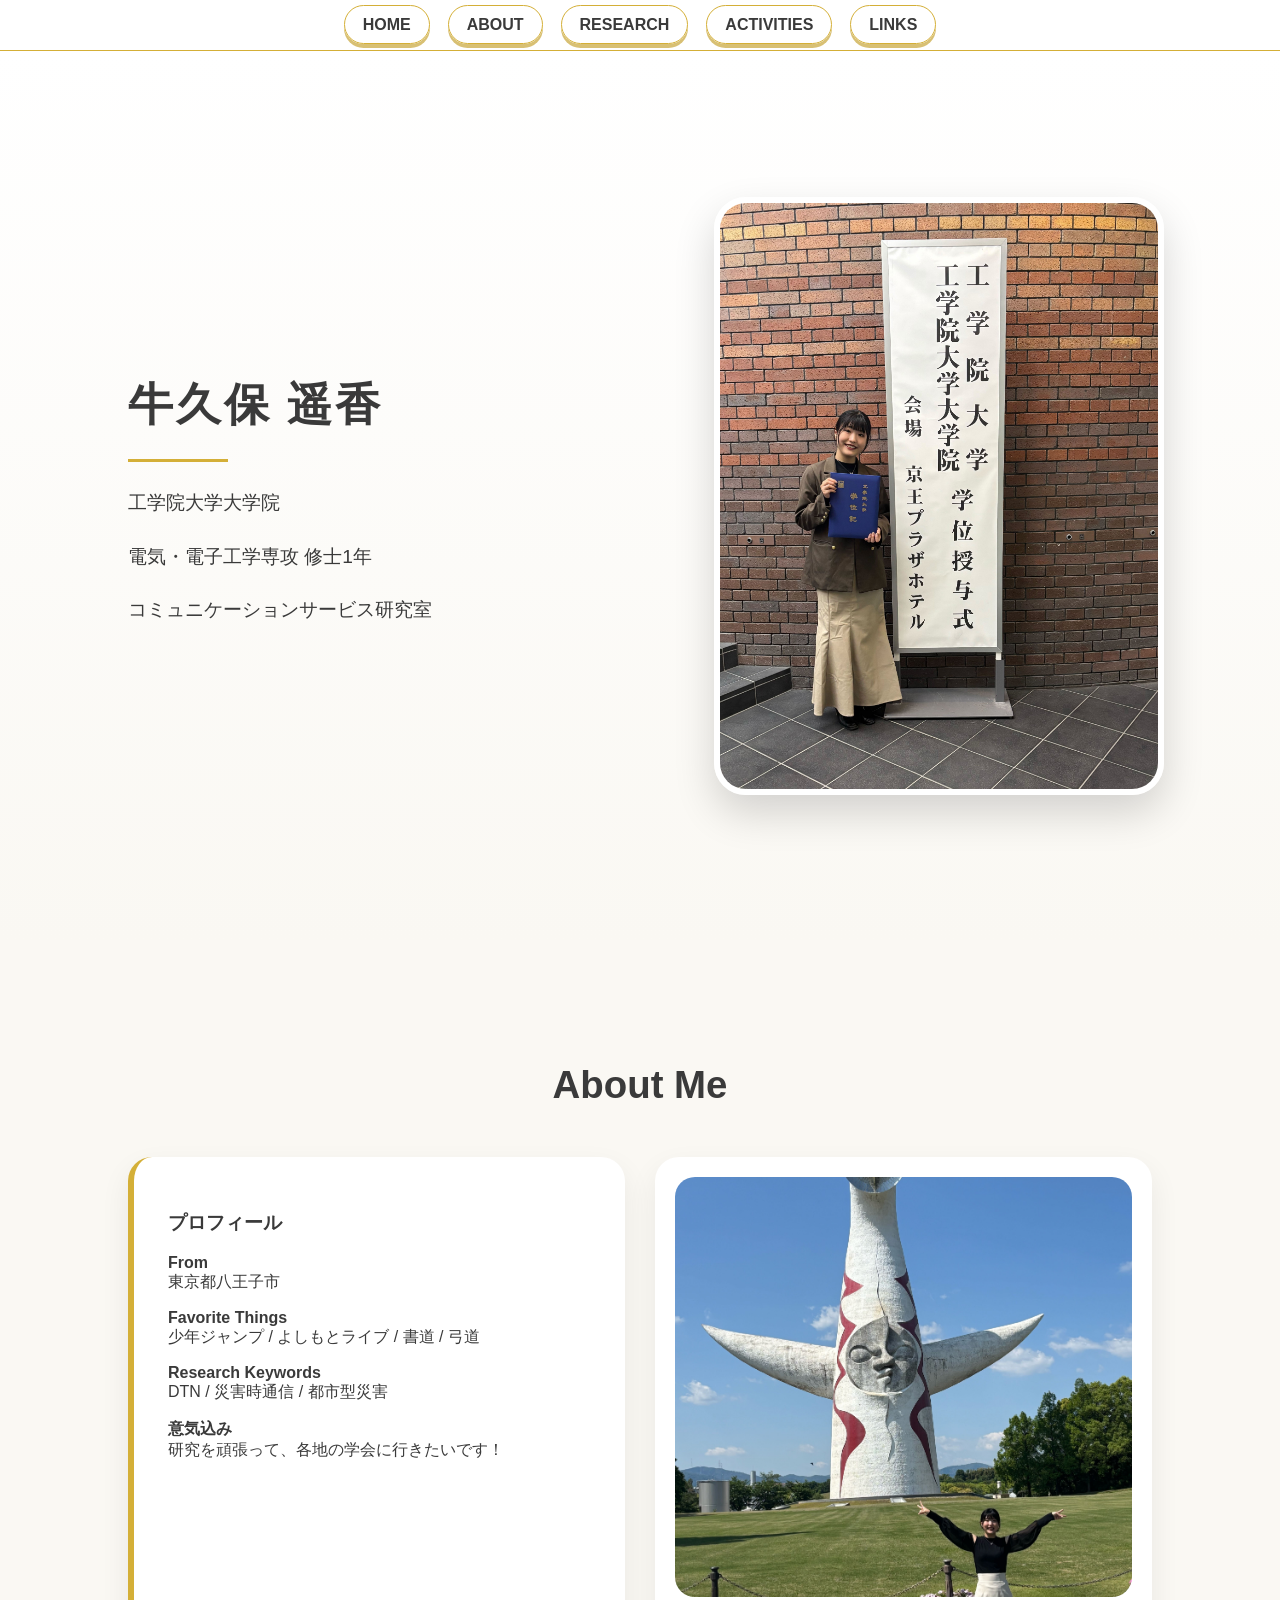
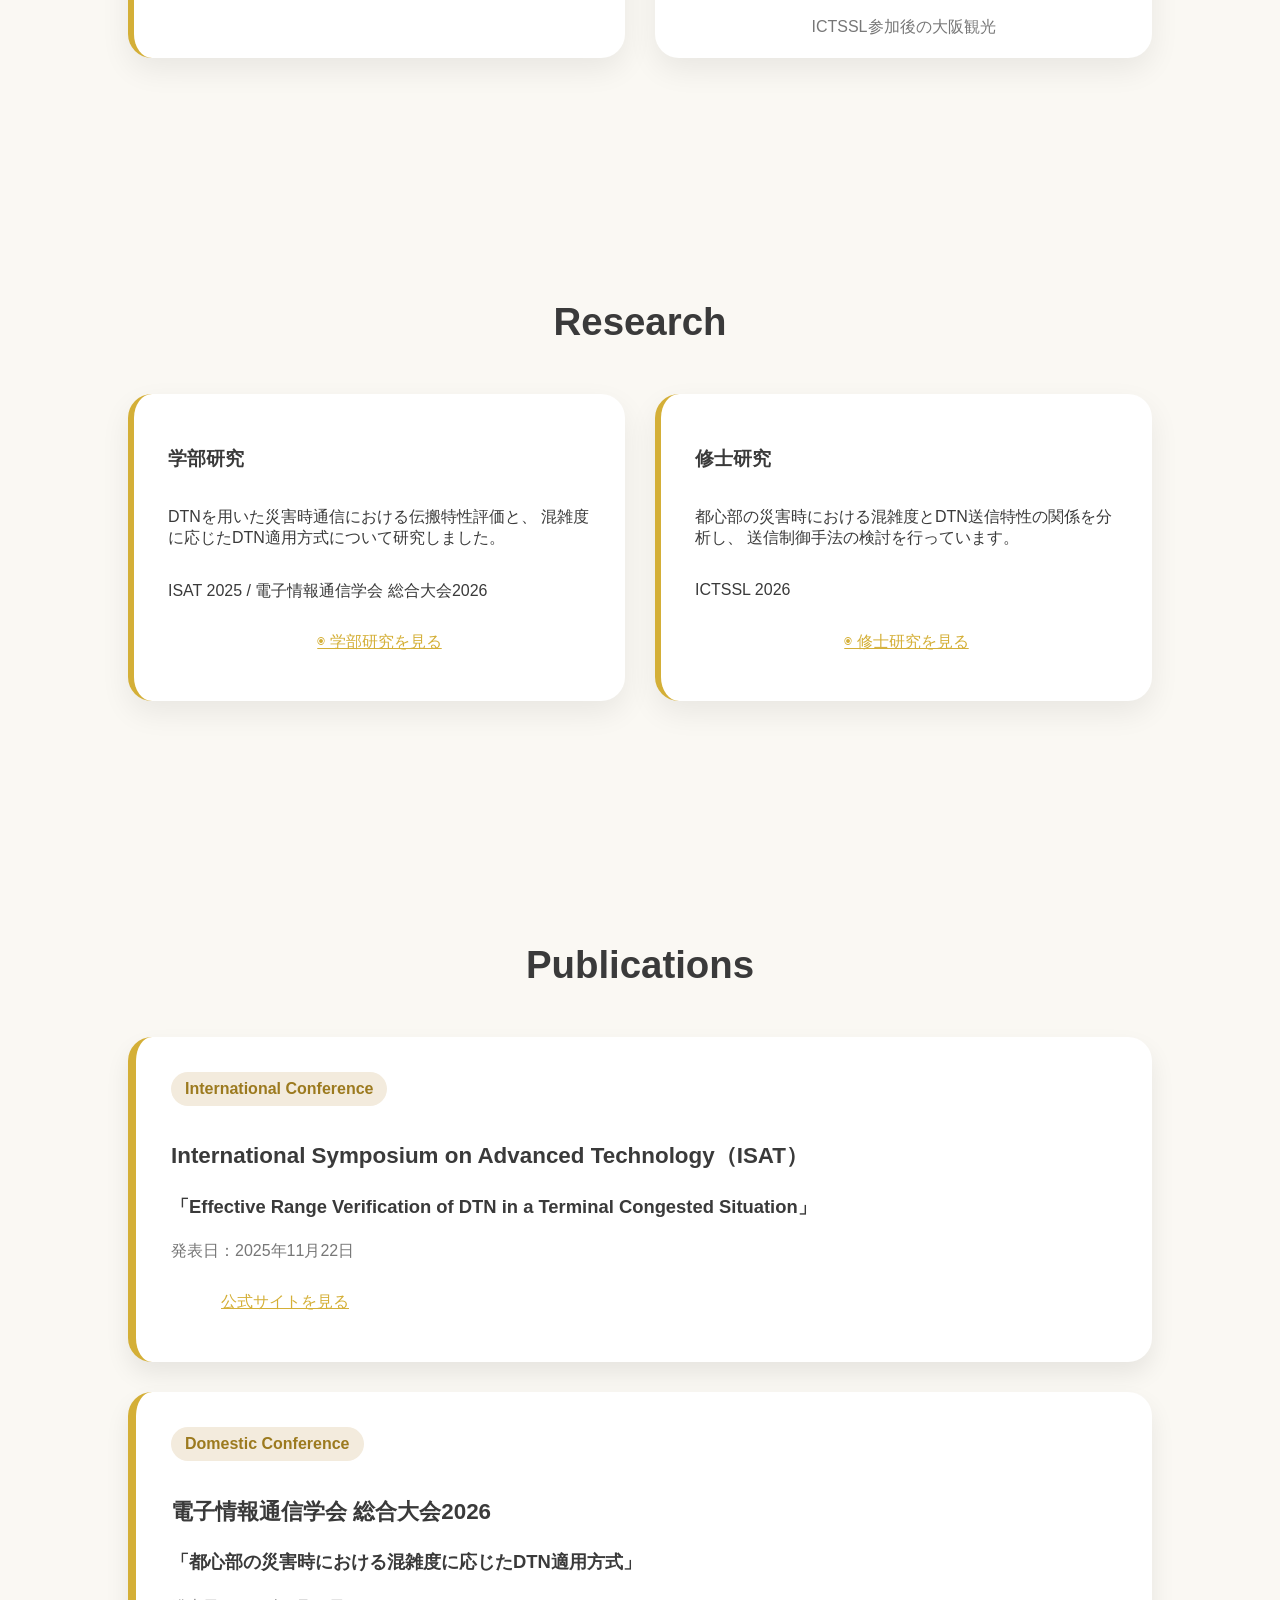
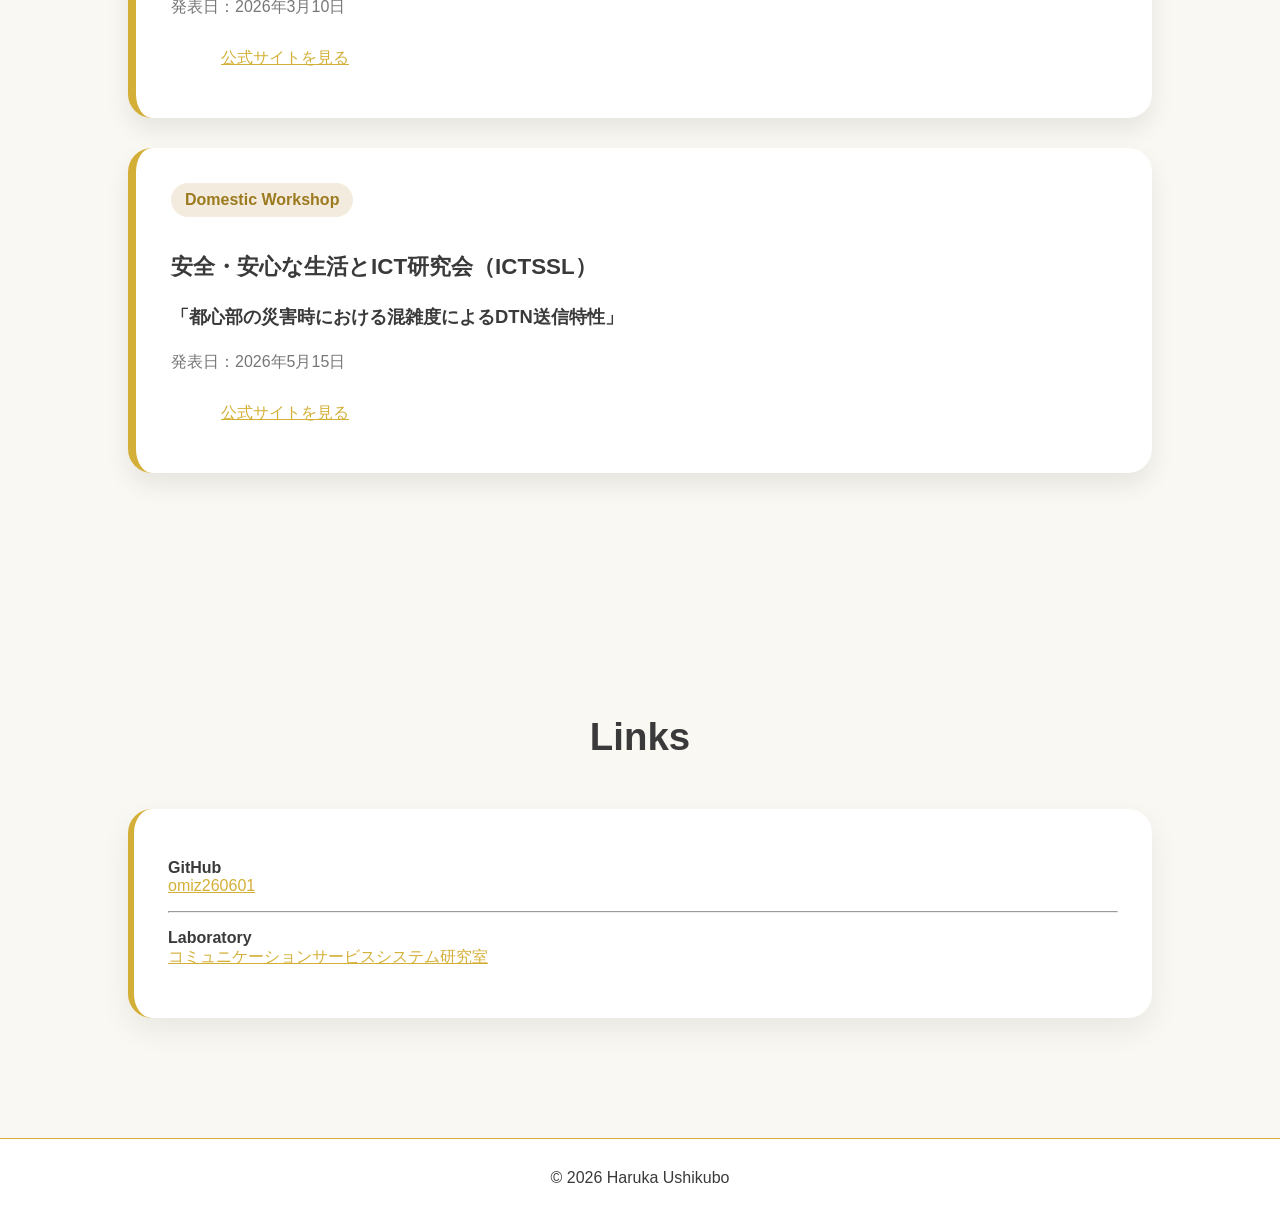
<file: index.html>
<!DOCTYPE html>
<html lang="ja">
<head>
  <meta charset="UTF-8">
  <title>牛久保遥香 | Portfolio</title>
  <link rel="stylesheet" href="style.css">
</head>

<body>

<nav>
  <ul>
    <li><a href="#home">HOME</a></li>
    <li><a href="#about">ABOUT</a></li>
    <li><a href="#research">RESEARCH</a></li>
    <li><a href="#activities">ACTIVITIES</a></li>
    <li><a href="#links">LINKS</a></li>
  </ul>
</nav>

<header id="home" class="hero">
  <div class="hero-text">
    <h1>牛久保 遥香</h1>
    <p>工学院大学大学院</p>
    <p>電気・電子工学専攻 修士1年</p>
    <p>コミュニケーションサービス研究室</p>
    
  </div>

  <img src="images/profile.jpg" alt="牛久保遥香のプロフィール写真" class="hero-photo">
</header>

<section id="about">
  <h2>About Me</h2>

  <div class="about-grid">
    <div class="card">
      <h3>プロフィール</h3>

      <p><strong>From</strong><br>東京都八王子市</p>

      <p><strong>Favorite Things</strong><br>
        少年ジャンプ / よしもとライブ / 書道 / 弓道
      </p>

      <p><strong>Research Keywords</strong><br>
        DTN / 災害時通信 / 都市型災害 
      </p>
      <p><strong>意気込み</strong><br>
        研究を頑張って、各地の学会に行きたいです！
      </p>
    </div>

    <div class="card image-card">
      <img src="images/osaka.jpg" alt="ICTSSL参加後の大阪観光写真">
      <p class="caption">ICTSSL参加後の大阪観光</p>
    </div>
  </div>
</section>

<section id="research">
  <h2>Research</h2>

  <div class="research-grid">
    <div class="card">
      <h3>学部研究</h3>
      <p>
        DTNを用いた災害時通信における伝搬特性評価と、
        混雑度に応じたDTN適用方式について研究しました。
      </p>
      <p>ISAT 2025 / 電子情報通信学会 総合大会2026</p>
      <a class="gold-button" href="research/bachelor.html">◉ 学部研究を見る</a>
    </div>

    <div class="card">
      <h3>修士研究</h3>
      <p>
        都心部の災害時における混雑度とDTN送信特性の関係を分析し、
        送信制御手法の検討を行っています。
      </p>
      <p>ICTSSL 2026<br>
      </p>
      <a class="gold-button" href="research/master.html">◉ 修士研究を見る</a>
    </div>
  </div>
</section>

<section id="activities">
  <h2>Publications</h2>

  <div class="publication-card">
    <span class="tag">International Conference</span>
    <h3>International Symposium on Advanced Technology（ISAT）</h3>
    <p class="theme">「Effective Range Verification of DTN in a Terminal Congested Situation」</p>
    <p class="date">発表日：2025年11月22日</p>
    <a class="gold-button" href="https://www.kogakuin.ac.jp/isat/" target="_blank">
      公式サイトを見る
    </a>
  </div>

  <div class="publication-card">
    <span class="tag">Domestic Conference</span>
    <h3>電子情報通信学会 総合大会2026</h3>
    <p class="theme">「都心部の災害時における混雑度に応じたDTN適用方式」</p>
    <p class="date">発表日：2026年3月10日</p>
    <a class="gold-button" href="https://pub.confit.atlas.jp/ja/event/general2026" target="_blank">
      公式サイトを見る
    </a>
  </div>

  <div class="publication-card">
    <span class="tag">Domestic Workshop</span>
    <h3>安全・安心な生活とICT研究会（ICTSSL）</h3>
    <p class="theme">「都心部の災害時における混雑度によるDTN送信特性」</p>
    <p class="date">発表日：2026年5月15日</p>
    <a class="gold-button" href="https://ken.ieice.org/ken/program/index.php?tgid=IEICE-ICTSSL" target="_blank">
      公式サイトを見る
    </a>
  </div>
</section>

<section id="links">
  <h2>Links</h2>

  <div class="card">

    <p>
      <strong>GitHub</strong><br>
      <a href="https://omiz260601.github.io" target="_blank">
        omiz260601
      </a>
    </p>

    <hr>

    <p>
      <strong>Laboratory</strong><br>
      <a href="https://www.mizunolab.net/index.html" target="_blank">
        コミュニケーションサービスシステム研究室
      </a>
    </p>

  </div>
</section>

<footer>
  © 2026 Haruka Ushikubo
</footer>

</body>
</html>
</file>
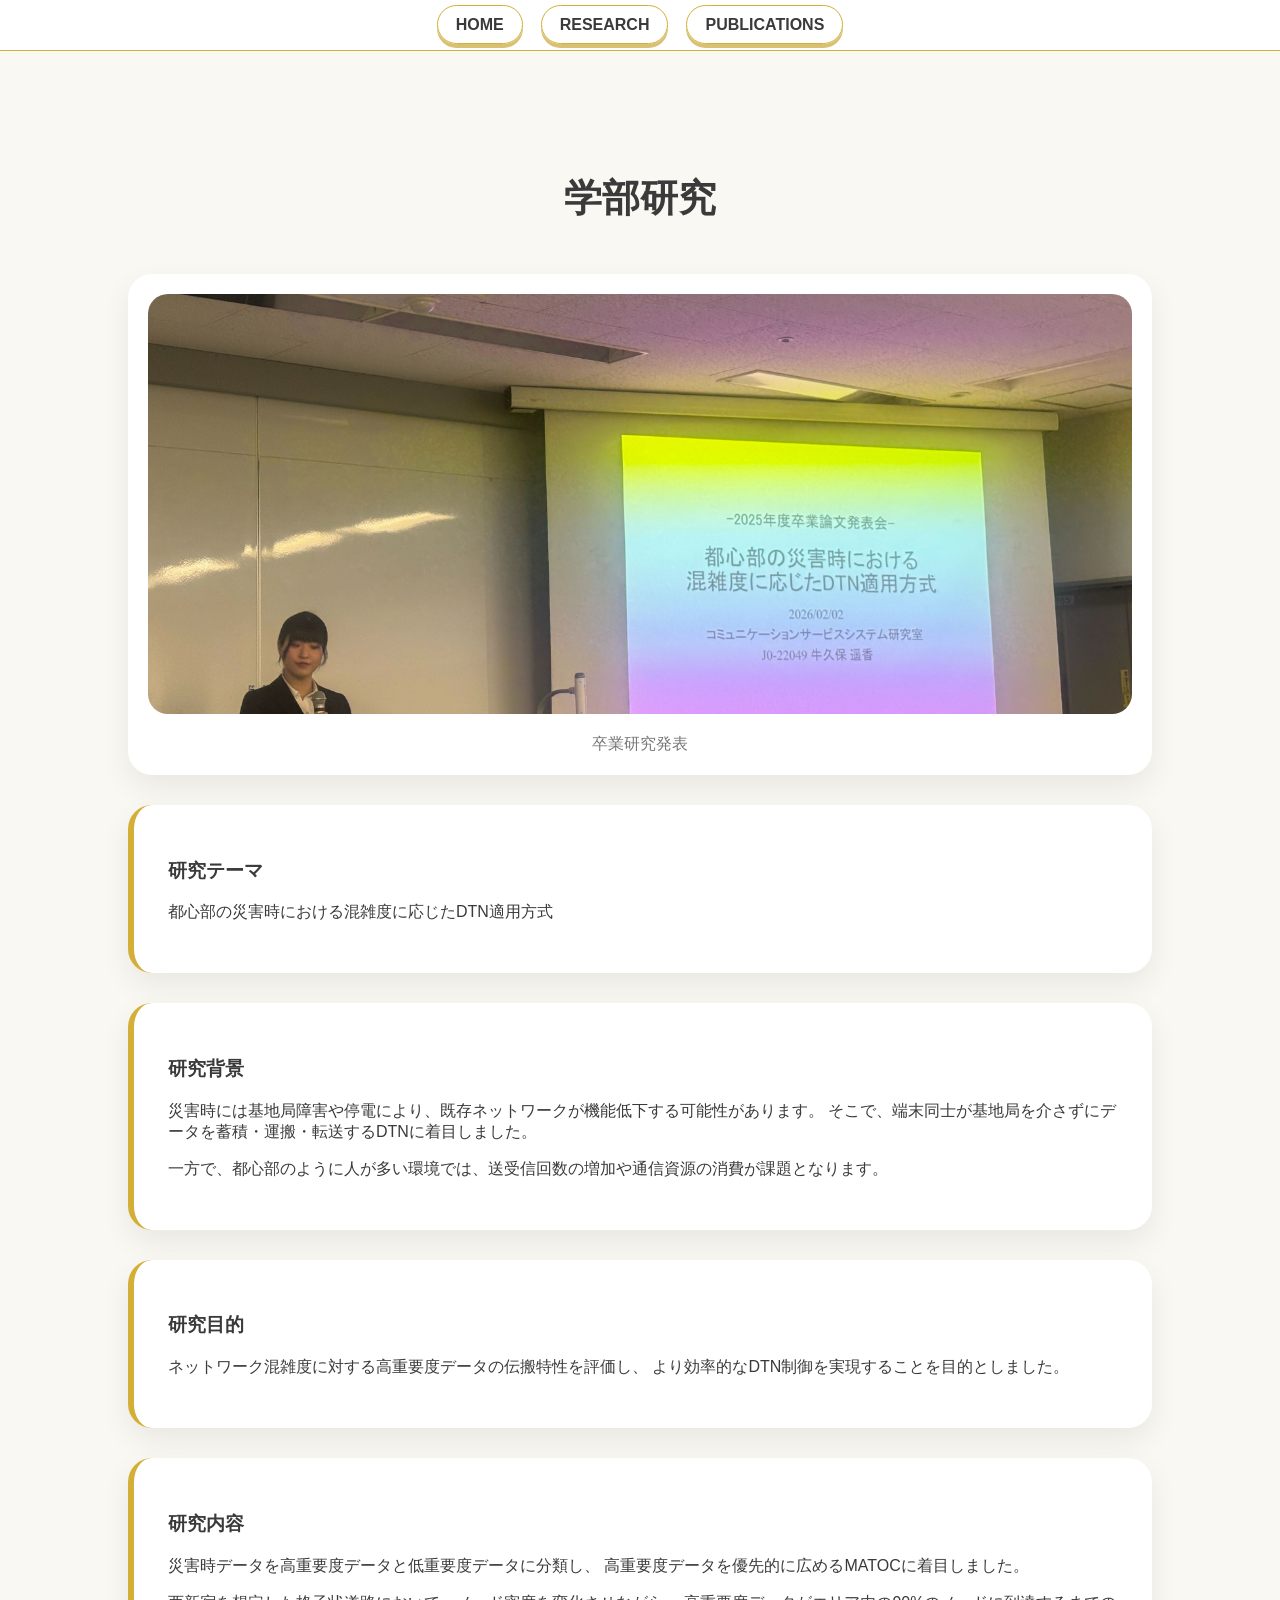
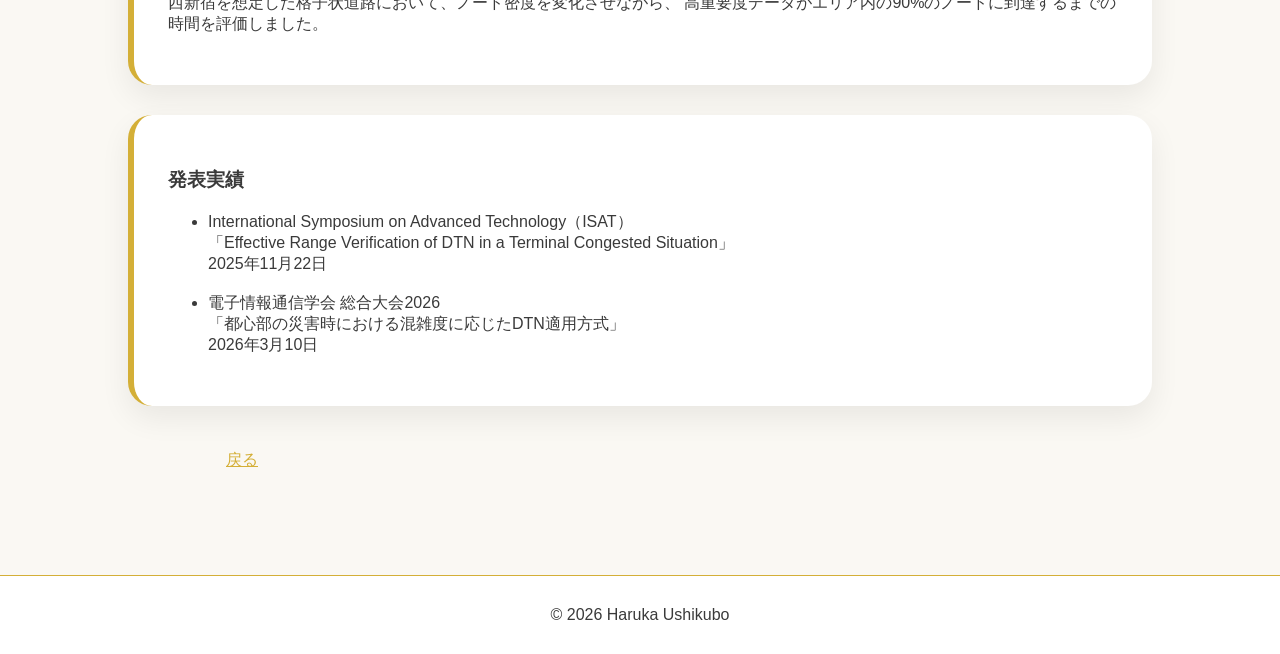
<file: research/bachelor.html>
<!DOCTYPE html>
<html lang="ja">
<head>
  <meta charset="UTF-8">
  <title>学部研究 | 牛久保遥香</title>
  <link rel="stylesheet" href="../style.css">
</head>

<body>

<nav>
  <ul>
    <li><a href="../index.html">HOME</a></li>
    <li><a href="../index.html#research">RESEARCH</a></li>
    <li><a href="../index.html#publications">PUBLICATIONS</a></li>
  </ul>
</nav>

<section>
  <h2>学部研究</h2>

  <div class="card image-card">
    <img src="../images/bachelor.jpg" alt="卒業研究発表の写真">
    <p class="caption">卒業研究発表</p>
  </div>

  <div class="card">
    <h3>研究テーマ</h3>
    <p>都心部の災害時における混雑度に応じたDTN適用方式</p>
  </div>

  <div class="card">
    <h3>研究背景</h3>
    <p>
      災害時には基地局障害や停電により、既存ネットワークが機能低下する可能性があります。
      そこで、端末同士が基地局を介さずにデータを蓄積・運搬・転送するDTNに着目しました。
    </p>
    <p>
      一方で、都心部のように人が多い環境では、送受信回数の増加や通信資源の消費が課題となります。
    </p>
  </div>

  <div class="card">
    <h3>研究目的</h3>
    <p>
      ネットワーク混雑度に対する高重要度データの伝搬特性を評価し、
      より効率的なDTN制御を実現することを目的としました。
    </p>
  </div>

  <div class="card">
    <h3>研究内容</h3>
    <p>
      災害時データを高重要度データと低重要度データに分類し、
      高重要度データを優先的に広めるMATOCに着目しました。
    </p>
    <p>
      西新宿を想定した格子状道路において、ノード密度を変化させながら、
      高重要度データがエリア内の90%のノードに到達するまでの時間を評価しました。
    </p>
  </div>


  <div class="card">
    <h3>発表実績</h3>
    <ul>
      <li>
        International Symposium on Advanced Technology（ISAT）<br>
        「Effective Range Verification of DTN in a Terminal Congested Situation」<br>
        2025年11月22日
      </li>
      <br>
      <li>
        電子情報通信学会 総合大会2026<br>
        「都心部の災害時における混雑度に応じたDTN適用方式」<br>
        2026年3月10日
      </li>
    </ul>
  </div>

  <a class="gold-button" href="../index.html#research">戻る</a>
</section>

<footer>
  © 2026 Haruka Ushikubo
</footer>

</body>
</html>
</file>
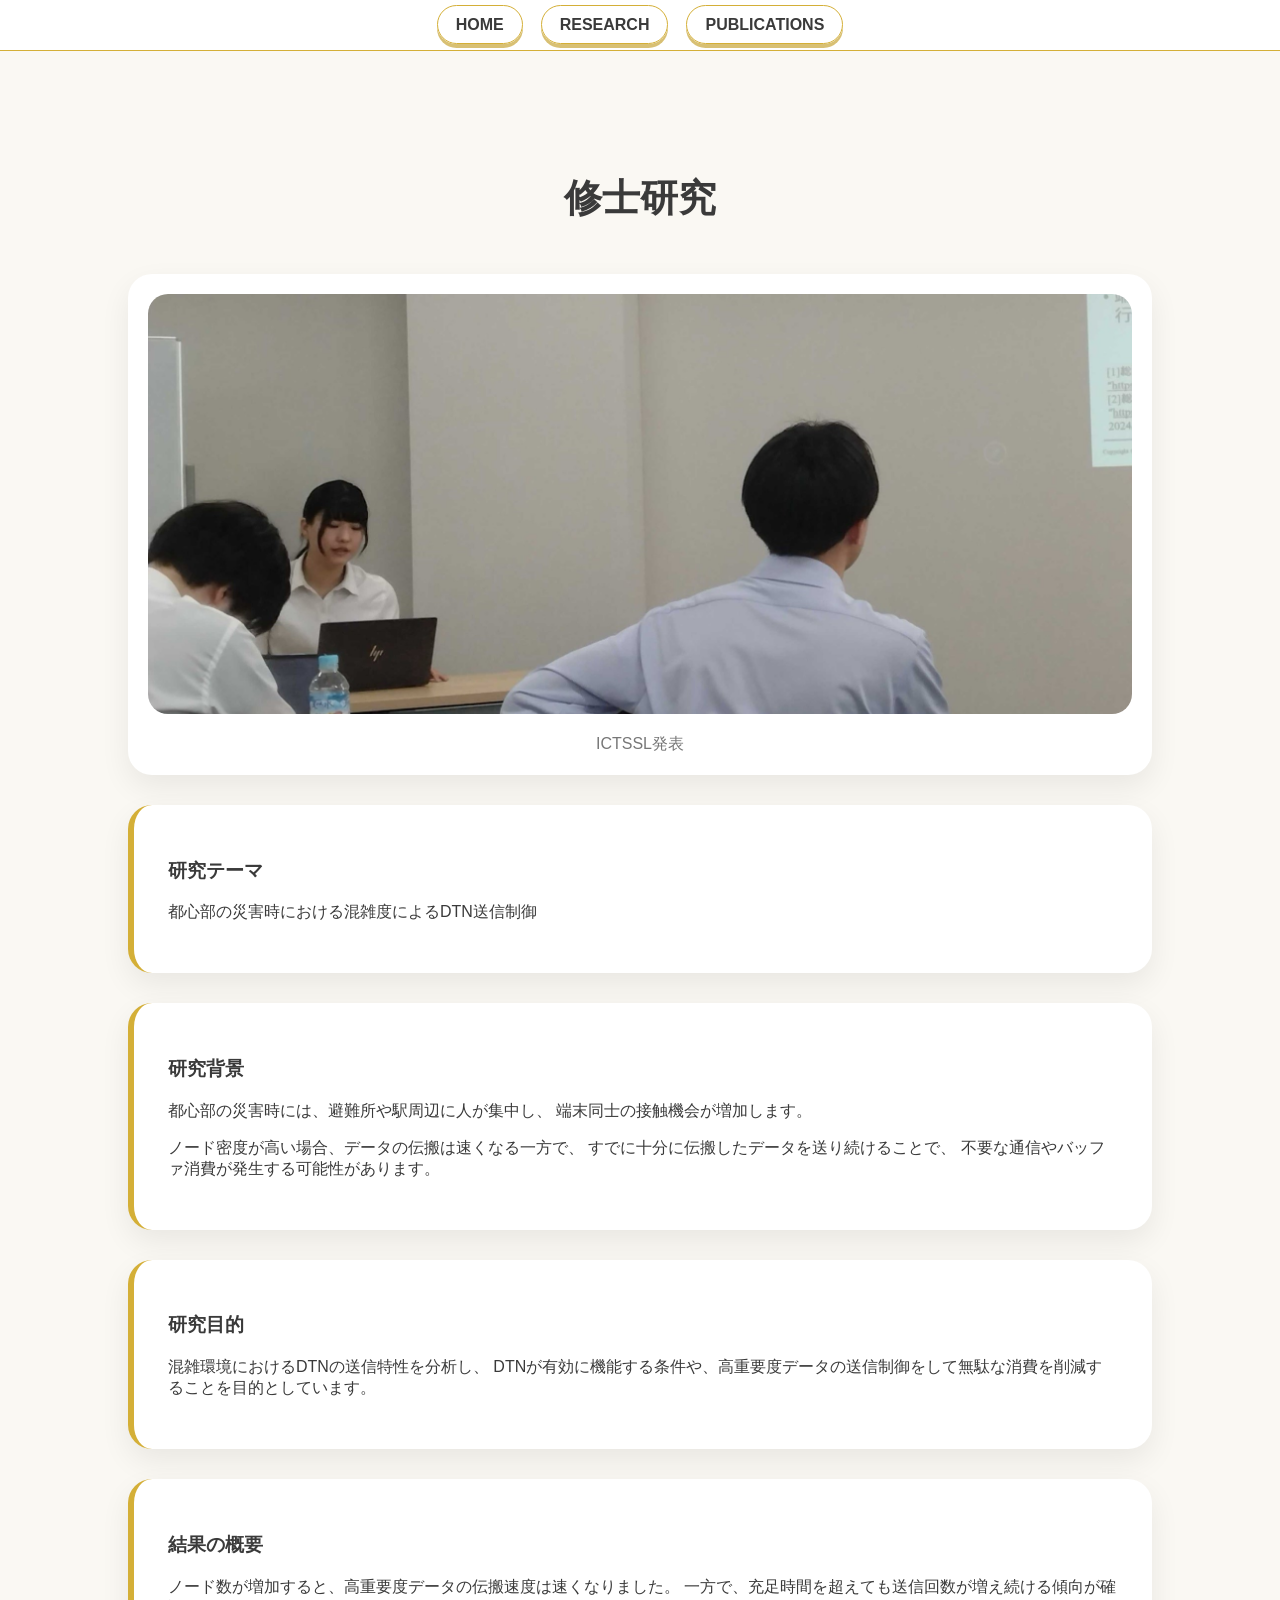
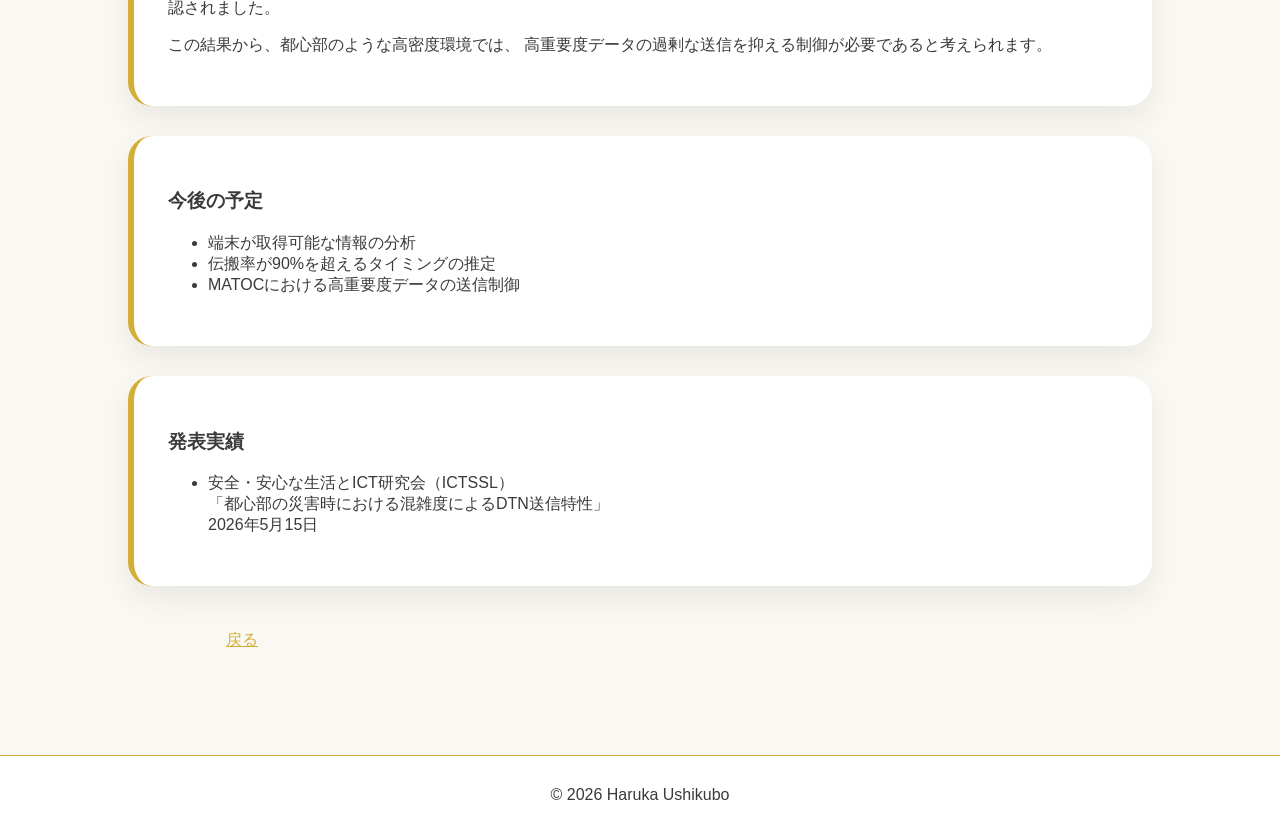
<file: research/master.html>
<!DOCTYPE html>
<html lang="ja">
<head>
  <meta charset="UTF-8">
  <title>修士研究 | 牛久保遥香</title>
  <link rel="stylesheet" href="../style.css">
</head>

<body>

<nav>
  <ul>
    <li><a href="../index.html">HOME</a></li>
    <li><a href="../index.html#research">RESEARCH</a></li>
    <li><a href="../index.html#publications">PUBLICATIONS</a></li>
  </ul>
</nav>

<section>
  <h2>修士研究</h2>

  <div class="card image-card">
    <img src="../images/ictssl.jpg" alt="ICTSSL発表時の写真">
    <p class="caption">ICTSSL発表</p>
  </div>

  <div class="card">
    <h3>研究テーマ</h3>
    <p>都心部の災害時における混雑度によるDTN送信制御</p>
  </div>

  <div class="card">
    <h3>研究背景</h3>
    <p>
      都心部の災害時には、避難所や駅周辺に人が集中し、
      端末同士の接触機会が増加します。
    </p>
    <p>
      ノード密度が高い場合、データの伝搬は速くなる一方で、
      すでに十分に伝搬したデータを送り続けることで、
      不要な通信やバッファ消費が発生する可能性があります。
    </p>
  </div>

  <div class="card">
    <h3>研究目的</h3>
    <p>
      混雑環境におけるDTNの送信特性を分析し、
      DTNが有効に機能する条件や、高重要度データの送信制御をして無駄な消費を削減することを目的としています。
    </p>
  </div>


  <div class="card">
    <h3>結果の概要</h3>
    <p>
      ノード数が増加すると、高重要度データの伝搬速度は速くなりました。
      一方で、充足時間を超えても送信回数が増え続ける傾向が確認されました。
    </p>
    <p>
      この結果から、都心部のような高密度環境では、
      高重要度データの過剰な送信を抑える制御が必要であると考えられます。
    </p>
  </div>

  <div class="card">
    <h3>今後の予定</h3>
    <ul>
      <li>端末が取得可能な情報の分析</li>
      <li>伝搬率が90%を超えるタイミングの推定</li>
      <li>MATOCにおける高重要度データの送信制御</li>
    </ul>
  </div>

  <div class="card">
    <h3>発表実績</h3>
    <ul>
      <li>
        安全・安心な生活とICT研究会（ICTSSL）<br>
        「都心部の災害時における混雑度によるDTN送信特性」<br>
        2026年5月15日
      </li>
    </ul>
  </div>

  <a class="gold-button" href="../index.html#research">戻る</a>
</section>

<footer>
  © 2026 Haruka Ushikubo
</footer>

</body>
</html>
</file>
<file: style.css>
:root {
  --white: #ffffff;
  --cream: #faf8f3;
  --beige: #f3ebdd;
  --gold: #d4af37;
  --light-gold: #f5df8a;
  --dark-gold: #9c7a1f;
  --text: #3a3a3a;
}

html {
  scroll-behavior: smooth;
}

body {
  margin: 0;
  font-family: "Yu Gothic", "Hiragino Sans", sans-serif;
  color: var(--text);
  background: var(--cream);
}

nav {
  position: sticky;
  top: 0;
  z-index: 1000;
  background: rgba(255,255,255,0.95);
  backdrop-filter: blur(10px);
  border-bottom: 1px solid var(--gold);
  padding: 16px 8%;
}

nav ul {
  display: flex;
  justify-content: center;
  gap: 18px;
  list-style: none;
  margin: 0;
  padding: 0;
}

nav a {
  color: var(--text);
  text-decoration: none;
  font-weight: bold;
  padding: 10px 18px;
  border-radius: 999px;
  border: 1px solid var(--gold);
  background: white;
  box-shadow: 0 4px 0 #d8c074;
  transition: 0.15s;
}

nav a:hover {
  transform: translateY(-2px);
  background: var(--gold);
  color: white;
  box-shadow: 0 6px 0 var(--dark-gold);
}

nav a:active {
  transform: translateY(4px);
  box-shadow: none;
}

.hero {
  min-height: 90vh;
  padding: 40px 10%;
  display: grid;
  grid-template-columns: 1.1fr 0.9fr;
  gap: 50px;
  align-items: center;
  background: linear-gradient(180deg, #ffffff 0%, #faf8f3 100%);
}

.hero-text {
  text-align: left;
}

.hero h1 {
  font-size: 2.8rem;
  letter-spacing: 3px;
  margin-bottom: 15px;
}

.hero h1::after {
  content: "";
  display: block;
  width: 100px;
  height: 3px;
  background: var(--gold);
  margin: 24px 0;
}

.hero p {
  font-size: 1.2rem;
  line-height: 1.8;
}

.hero-photo {
  width: 100%;
  max-height: 620px;
  object-fit: cover;
  object-position: center;
  border-radius: 32px;
  border: 6px solid white;
  box-shadow: 0 18px 40px rgba(0,0,0,0.16);
}

section {
  padding: 90px 10%;
}

h2 {
  font-size: 2.4rem;
  text-align: center;
  margin-bottom: 50px;
}

.card {
  background: var(--white);
  border-radius: 24px;
  padding: 34px;
  margin-bottom: 30px;
  box-shadow: 0 12px 30px rgba(0,0,0,0.07);
  border-left: 6px solid var(--gold);
  transition: 0.3s;
}

.card:hover {
  transform: translateY(-6px);
}

.about-grid,
.research-grid {
  display: grid;
  grid-template-columns: repeat(auto-fit, minmax(280px, 1fr));
  gap: 30px;
}
.research-grid .card {
  display: flex;
  flex-direction: column;
}

.research-grid .gold-button {
  margin-top: auto;
}
.image-card {
  border-left: none;
  padding: 20px;
}

.image-card img {
  width: 100%;
  height: 420px;
  object-fit: cover;
  border-radius: 20px;
}

.caption {
  text-align: center;
  color: #777;
  margin-bottom: 0;
}

.gold-button{
  display:inline-flex;

  justify-content:center;
  align-items:center;

  padding:14px 24px;

  min-width:180px;
}

.gold-button:hover {
  transform: translateY(-2px);
  box-shadow:
    0 8px 0 var(--dark-gold),
    0 14px 24px rgba(0,0,0,.18);
}

.gold-button:active {
  transform: translateY(6px);
  box-shadow:
    0 0 0 var(--dark-gold),
    0 3px 8px rgba(0,0,0,.2);
}

.publication-card {
  background: white;
  padding: 35px;
  margin-bottom: 30px;
  border-radius: 24px;
  border-left: 8px solid var(--gold);
  box-shadow: 0 12px 25px rgba(0,0,0,.08);
  transition: .3s;
}

.publication-card:hover {
  transform: translateY(-8px);
  box-shadow: 0 18px 35px rgba(0,0,0,.12);
}

.publication-card h3 {
  font-size: 1.4rem;
  margin-bottom: 15px;
}

.theme {
  font-size: 1.15rem;
  line-height: 1.8;
  font-weight: 600;
}

.date {
  color: #777;
}

.tag {
  display: inline-block;
  background: var(--beige);
  color: var(--dark-gold);
  padding: 8px 14px;
  border-radius: 999px;
  font-weight: bold;
  margin-bottom: 12px;
}

a {
  color: var(--gold);
}

footer {
  text-align: center;
  padding: 30px;
  background: white;
  border-top: 1px solid var(--gold);
}

@media (max-width: 800px) {
  nav ul {
    flex-wrap: wrap;
  }

  .hero {
    grid-template-columns: 1fr;
    text-align: center;
  }

  .hero-text {
    text-align: center;
  }

  .hero h1 {
    font-size: 2.6rem;
  }

  .hero h1::after {
    margin: 24px auto;
  }
}
</file>
